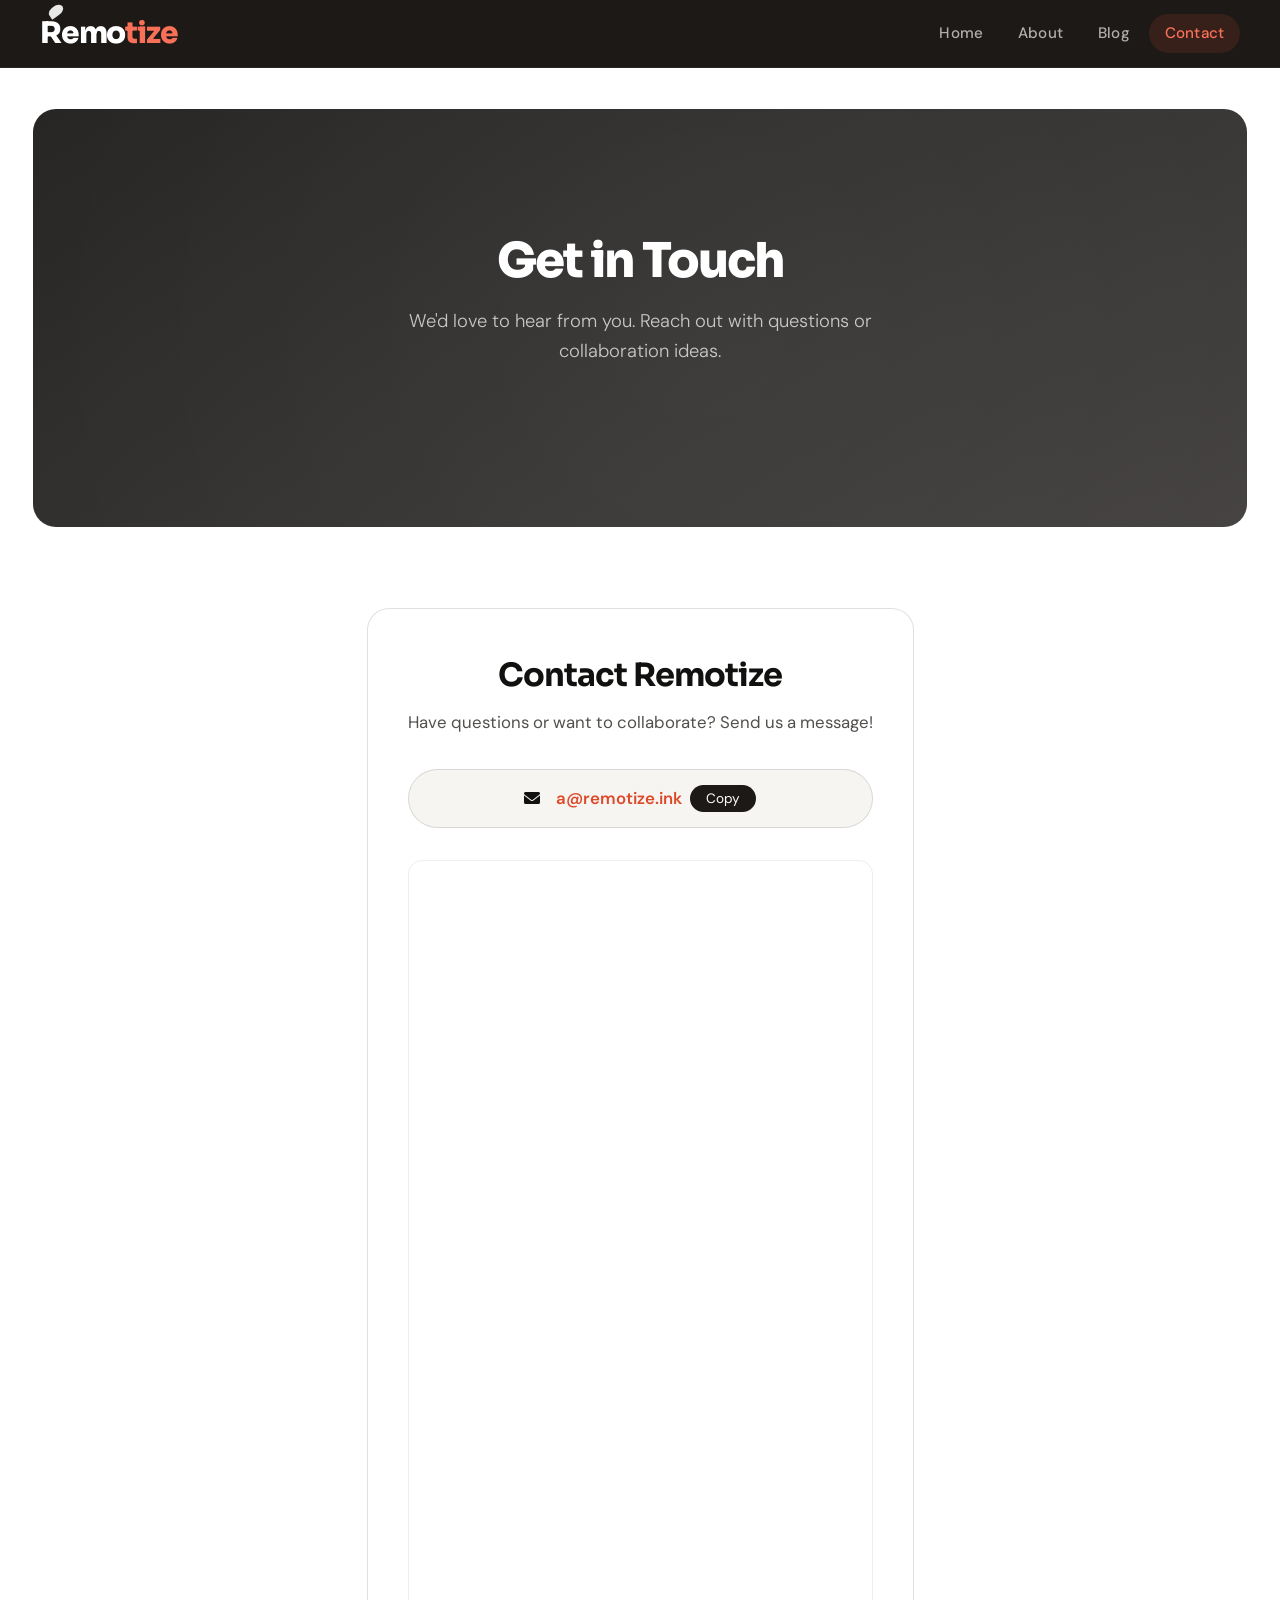
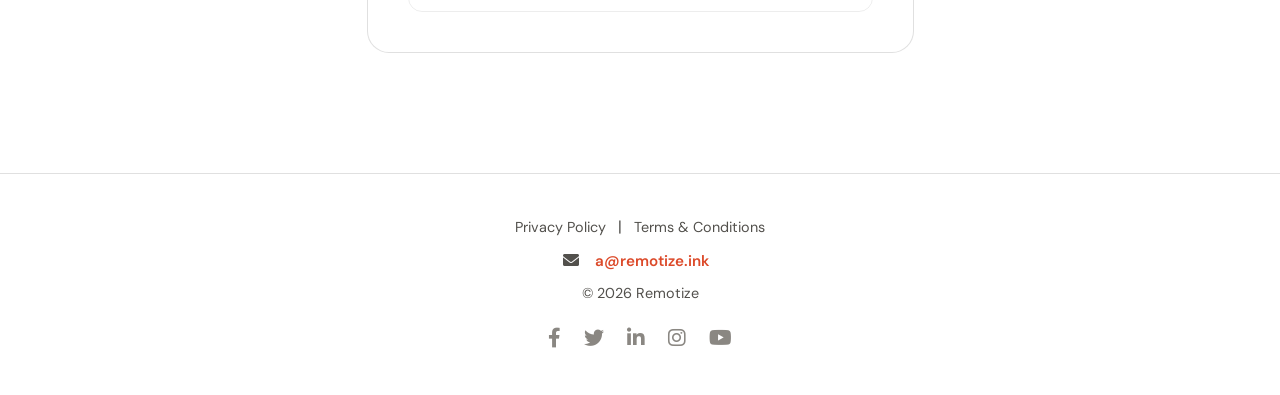
<file: contact.html>
<!DOCTYPE html>
<html lang="en">
<head>
    <meta charset="UTF-8">
    <title>Contact | Remotize – Build Remote Skills. Earn Global Income.</title>
    <meta name="viewport" content="width=device-width, initial-scale=1.0">
    <meta name="description" content="Contact Remotize Team: Build Remote Skills and Freelancing">
    <link rel="icon" href="leaf.ico" type="image/x-icon">

    <!-- Google Fonts - Inter -->
    <link rel="preconnect" href="https://fonts.googleapis.com">
    <link rel="preconnect" href="https://fonts.gstatic.com" crossorigin>
    <link href="https://fonts.googleapis.com/css2?family=Inter:opsz,wght@14..32,400;14..32,500;14..32,600;14..32,700&display=swap" rel="stylesheet">

    <!-- Font Awesome for icons -->
    <link rel="stylesheet" href="https://cdnjs.cloudflare.com/ajax/libs/font-awesome/6.0.0-beta3/css/all.min.css">
    <link rel="stylesheet" href="style.css">

    <!-- Google tag (gtag.js) -->
    <script async src="https://www.googletagmanager.com/gtag/js?id=G-ZQCVPJR8CD"></script>
    <script>
      window.dataLayer = window.dataLayer || [];
      function gtag(){dataLayer.push(arguments);}
      gtag('js', new Date());
      gtag('config', 'G-ZQCVPJR8CD');
    </script>

    <!-- AdSense -->
  
    <script async src="https://pagead2.googlesyndication.com/pagead/js/adsbygoogle.js?client=ca-pub-1866481182617555"
     crossorigin="anonymous"></script>

</head>
<body>
<!-- Impact-Site-Verification: ee6a4f40-7fd9-459d-9b8b-b30f73a75069 -->
<!-- Modern Sticky Header with Custom Logo -->
<header>
  <div class="logo">
  <h1 class="logo-text">
    <span class="leaf">R</span>emo<span class="red">tize</span>
  </h1>
</div>
  <nav>
    <a href="index.html">Home</a>
    <a href="about.html">About</a>
    <a href="blog.html">Blog</a>
    <a href="contact.html" aria-current="page">Contact</a>
  </nav>
</header>

<main>
    <!-- Hero Section with motion slideshow -->
    <section class="hero" aria-labelledby="hero-heading">
        <div class="hero-slideshow" id="heroSlideshow">
            <div class="slide" style="background-image: url('https://images.unsplash.com/photo-1522071820081-009f0129c71c?w=1200&h=600&fit=crop');"></div>
            <div class="slide" style="background-image: url('https://images.unsplash.com/photo-1499750310107-5fef28a66643?w=1200&h=600&fit=crop');"></div>
            <div class="slide" style="background-image: url('https://images.unsplash.com/photo-1551288049-bebda4e38f71?w=1200&h=600&fit=crop');"></div>
            <div class="slide" style="background-image: url('https://images.unsplash.com/photo-1526304640581-d334cdbbf45e?w=1200&h=600&fit=crop');"></div>
        </div>
        <div class="hero-overlay"></div>
        <div class="hero-pulse"></div>
        <div class="hero-content">
            <h1 id="hero-heading">Get in Touch</h1>
            <p>We'd love to hear from you. Reach out with questions or collaboration ideas.</p>
        </div>
    </section>

    <!-- Contact Form Section with Google Form and Email -->
    <section class="contact-section">
        <h2>Contact Remotize</h2>
        <p>Have questions or want to collaborate? Send us a message!</p>

        <!-- Direct email display with copy button -->
        <div class="email-info">
            <i class="fas fa-envelope" style="color: var(--primary-green); margin-right: 0.5rem;"></i>
            <a href="mailto:a@remotize.ink">a@remotize.ink</a>
            <button class="copy-btn" onclick="copyEmail()">Copy</button>
        </div>

        <div class="form-container">
            <iframe src="https://docs.google.com/forms/d/e/1FAIpQLScisvBy8bUF_jCFi6lbnnXgG92hmoc7sqEDlwAr9ijnz1Y9ww/viewform?embedded=true" width="100%" height="800" frameborder="0" marginheight="0" marginwidth="0">Loading…</iframe>
        </div>
    </section>

    <!-- AdSense -->
    <ins class="adsbygoogle"
         style="display:block"
         data-ad-client="ca-pub-1866481182617555"
         data-ad-slot="2551943732"
         data-ad-format="auto"
         data-full-width-responsive="true"></ins>
    <script>
         (adsbygoogle = window.adsbygoogle || []).push({});
    </script>
</main>

<!-- Footer with social links and email -->
<footer>
    <a href="privacy.html">Privacy Policy</a> |
    <a href="terms.html">Terms & Conditions</a>
    <div class="footer-email">
        <i class="fas fa-envelope" style="margin-right: 0.3rem;"></i>
        <a href="mailto:a@remotize.ink">a@remotize.ink</a>
    </div>
    <p>&copy; 2026 Remotize</p>
    <div class="social-links">
        <a href="#" target="_blank" aria-label="Facebook"><i class="fab fa-facebook-f"></i></a>
        <a href="#" target="_blank" aria-label="Twitter"><i class="fab fa-twitter"></i></a>
        <a href="#" target="_blank" aria-label="LinkedIn"><i class="fab fa-linkedin-in"></i></a>
        <a href="#" target="_blank" aria-label="Instagram"><i class="fab fa-instagram"></i></a>
        <a href="#" target="_blank" aria-label="YouTube"><i class="fab fa-youtube"></i></a>
    </div>
</footer>

<!-- Slideshow script -->
<script>
(function() {
    const slides = document.querySelectorAll('.hero-slideshow .slide');
    if (slides.length) {
        let currentSlide = 0;
        slides[currentSlide].classList.add('active');
        setInterval(() => {
            slides[currentSlide].classList.remove('active');
            currentSlide = (currentSlide + 1) % slides.length;
            slides[currentSlide].classList.add('active');
        }, 5000);
    }
})();

// Copy email to clipboard
function copyEmail() {
    const email = "a@remotize.ink";
    navigator.clipboard.writeText(email).then(() => {
        alert("Email copied to clipboard!");
    }).catch(err => {
        console.error("Failed to copy: ", err);
    });
}
</script>

</body>
</html>
</file>
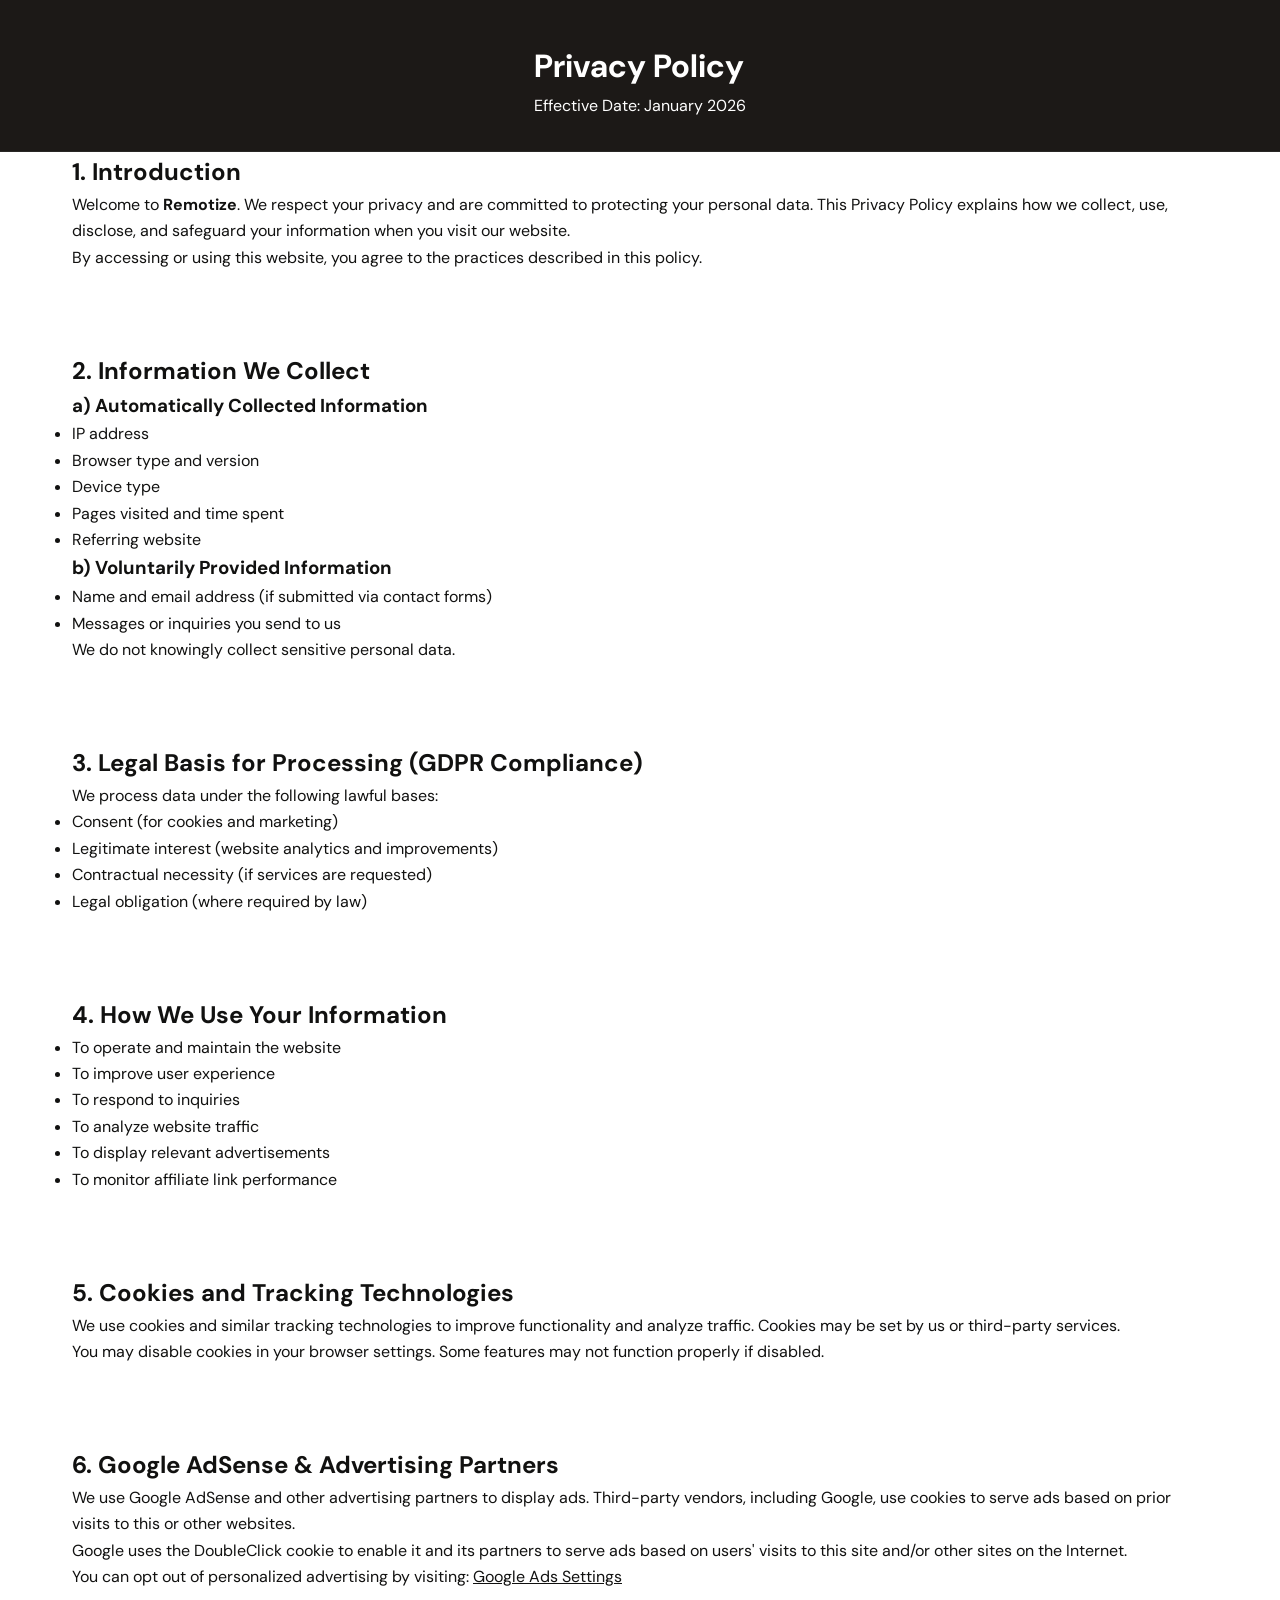
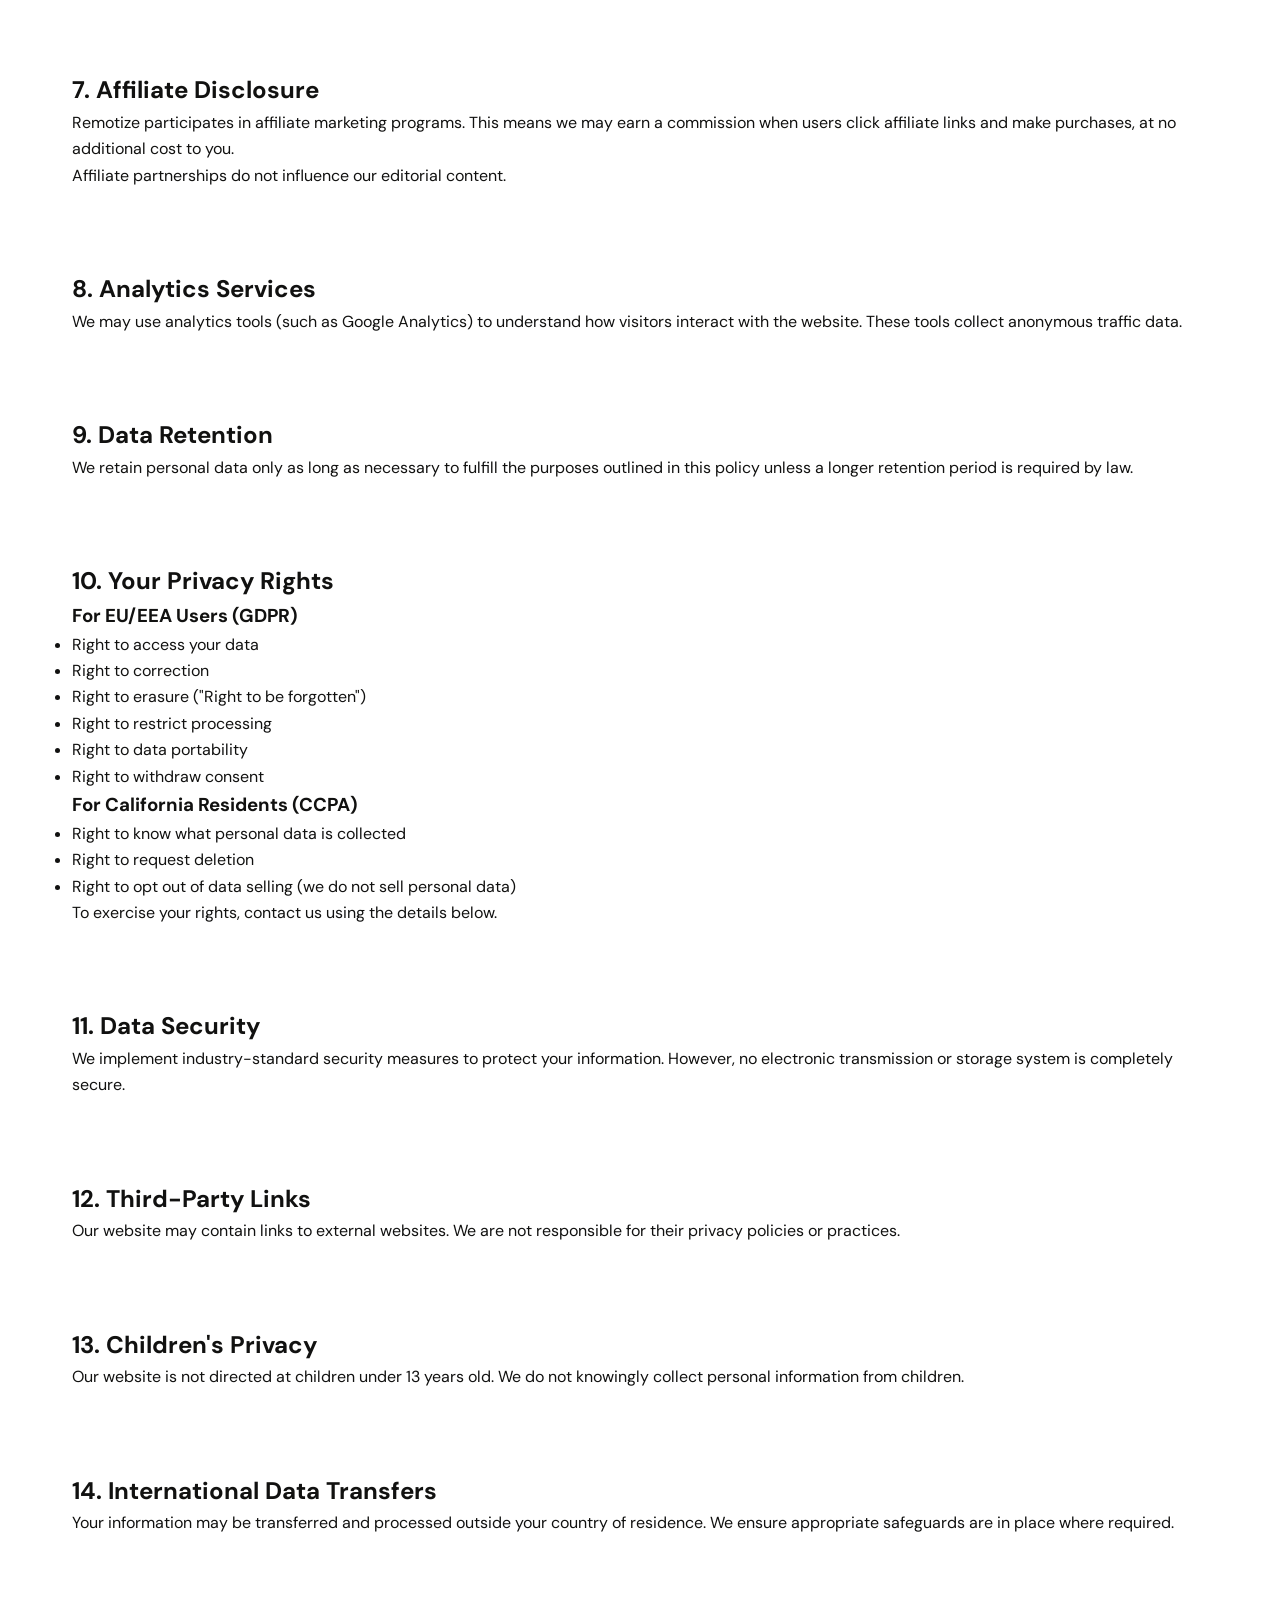
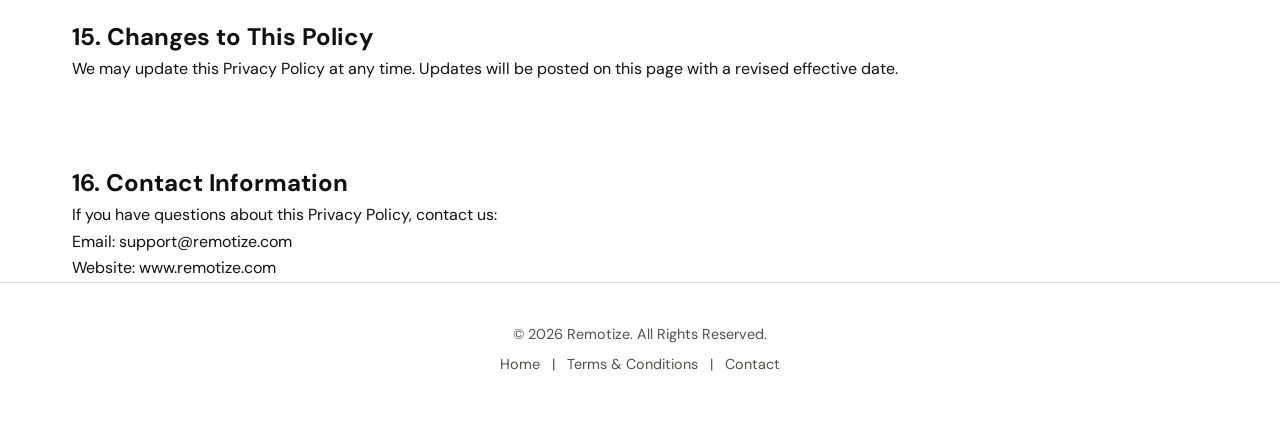
<file: privacy.html>
<!DOCTYPE html>
<html lang="en">
<head>
    <meta charset="UTF-8">
    <title>Privacy Policy | Remotize</title>
    <meta name="viewport" content="width=device-width, initial-scale=1.0">
    <meta name="description" content="Remotize Privacy Policy – Learn how we collect, use, protect, and manage your data in compliance with international privacy standards.">
    <meta name="robots" content="index, follow">
    <link rel="stylesheet" href="style.css">

    <!-- Google AdSense -->
    <script async 
        src="https://pagead2.googlesyndication.com/pagead/js/adsbygoogle.js?client=ca-pub-1866481182617555"
        crossorigin="anonymous">
    </script>
</head>

<body>

<header class="page-header">
    <div class="container">
        <h1>Privacy Policy</h1>
        <p class="subtitle">Effective Date: January 2026</p>
    </div>
</header>

<main class="container content">

<section>
<h2>1. Introduction</h2>
<p>
Welcome to <strong>Remotize</strong>. We respect your privacy and are committed to protecting 
your personal data. This Privacy Policy explains how we collect, use, disclose, 
and safeguard your information when you visit our website.
</p>
<p>
By accessing or using this website, you agree to the practices described in this policy.
</p>
</section>

<section>
<h2>2. Information We Collect</h2>

<h3>a) Automatically Collected Information</h3>
<ul>
<li>IP address</li>
<li>Browser type and version</li>
<li>Device type</li>
<li>Pages visited and time spent</li>
<li>Referring website</li>
</ul>

<h3>b) Voluntarily Provided Information</h3>
<ul>
<li>Name and email address (if submitted via contact forms)</li>
<li>Messages or inquiries you send to us</li>
</ul>

<p>We do not knowingly collect sensitive personal data.</p>
</section>

<section>
<h2>3. Legal Basis for Processing (GDPR Compliance)</h2>
<p>We process data under the following lawful bases:</p>
<ul>
<li>Consent (for cookies and marketing)</li>
<li>Legitimate interest (website analytics and improvements)</li>
<li>Contractual necessity (if services are requested)</li>
<li>Legal obligation (where required by law)</li>
</ul>
</section>

<section>
<h2>4. How We Use Your Information</h2>
<ul>
<li>To operate and maintain the website</li>
<li>To improve user experience</li>
<li>To respond to inquiries</li>
<li>To analyze website traffic</li>
<li>To display relevant advertisements</li>
<li>To monitor affiliate link performance</li>
</ul>
</section>

<section>
<h2>5. Cookies and Tracking Technologies</h2>
<p>
We use cookies and similar tracking technologies to improve functionality and 
analyze traffic. Cookies may be set by us or third-party services.
</p>
<p>
You may disable cookies in your browser settings. Some features may not function properly if disabled.
</p>
</section>

<section>
<h2>6. Google AdSense & Advertising Partners</h2>
<p>
We use Google AdSense and other advertising partners to display ads. 
Third-party vendors, including Google, use cookies to serve ads based 
on prior visits to this or other websites.
</p>
<p>
Google uses the DoubleClick cookie to enable it and its partners to serve ads 
based on users' visits to this site and/or other sites on the Internet.
</p>
<p>
You can opt out of personalized advertising by visiting:
<a href="https://adssettings.google.com" target="_blank">Google Ads Settings</a>
</p>
</section>

<section>
<h2>7. Affiliate Disclosure</h2>
<p>
Remotize participates in affiliate marketing programs. This means we may earn 
a commission when users click affiliate links and make purchases, at no additional cost to you.
</p>
<p>
Affiliate partnerships do not influence our editorial content.
</p>
</section>

<section>
<h2>8. Analytics Services</h2>
<p>
We may use analytics tools (such as Google Analytics) to understand how visitors 
interact with the website. These tools collect anonymous traffic data.
</p>
</section>

<section>
<h2>9. Data Retention</h2>
<p>
We retain personal data only as long as necessary to fulfill the purposes outlined 
in this policy unless a longer retention period is required by law.
</p>
</section>

<section>
<h2>10. Your Privacy Rights</h2>

<h3>For EU/EEA Users (GDPR)</h3>
<ul>
<li>Right to access your data</li>
<li>Right to correction</li>
<li>Right to erasure ("Right to be forgotten")</li>
<li>Right to restrict processing</li>
<li>Right to data portability</li>
<li>Right to withdraw consent</li>
</ul>

<h3>For California Residents (CCPA)</h3>
<ul>
<li>Right to know what personal data is collected</li>
<li>Right to request deletion</li>
<li>Right to opt out of data selling (we do not sell personal data)</li>
</ul>

To exercise your rights, contact us using the details below.
</section>

<section>
<h2>11. Data Security</h2>
<p>
We implement industry-standard security measures to protect your information. 
However, no electronic transmission or storage system is completely secure.
</p>
</section>

<section>
<h2>12. Third-Party Links</h2>
<p>
Our website may contain links to external websites. We are not responsible 
for their privacy policies or practices.
</p>
</section>

<section>
<h2>13. Children's Privacy</h2>
<p>
Our website is not directed at children under 13 years old. We do not knowingly 
collect personal information from children.
</p>
</section>

<section>
<h2>14. International Data Transfers</h2>
<p>
Your information may be transferred and processed outside your country of residence. 
We ensure appropriate safeguards are in place where required.
</p>
</section>

<section>
<h2>15. Changes to This Policy</h2>
<p>
We may update this Privacy Policy at any time. Updates will be posted on this page 
with a revised effective date.
</p>
</section>

<section>
<h2>16. Contact Information</h2>
<p>
If you have questions about this Privacy Policy, contact us:
</p>
<p>
Email: support@remotize.com <br>
Website: www.remotize.com
</p>
</section>

</main>

<footer>
<div class="container">
<p>&copy; 2026 Remotize. All Rights Reserved.</p>
<p>
<a href="index.html">Home</a> |
<a href="terms.html">Terms & Conditions</a> |
<a href="contact.html">Contact</a>
</p>
</div>
</footer>

</body>
</html>
</file>
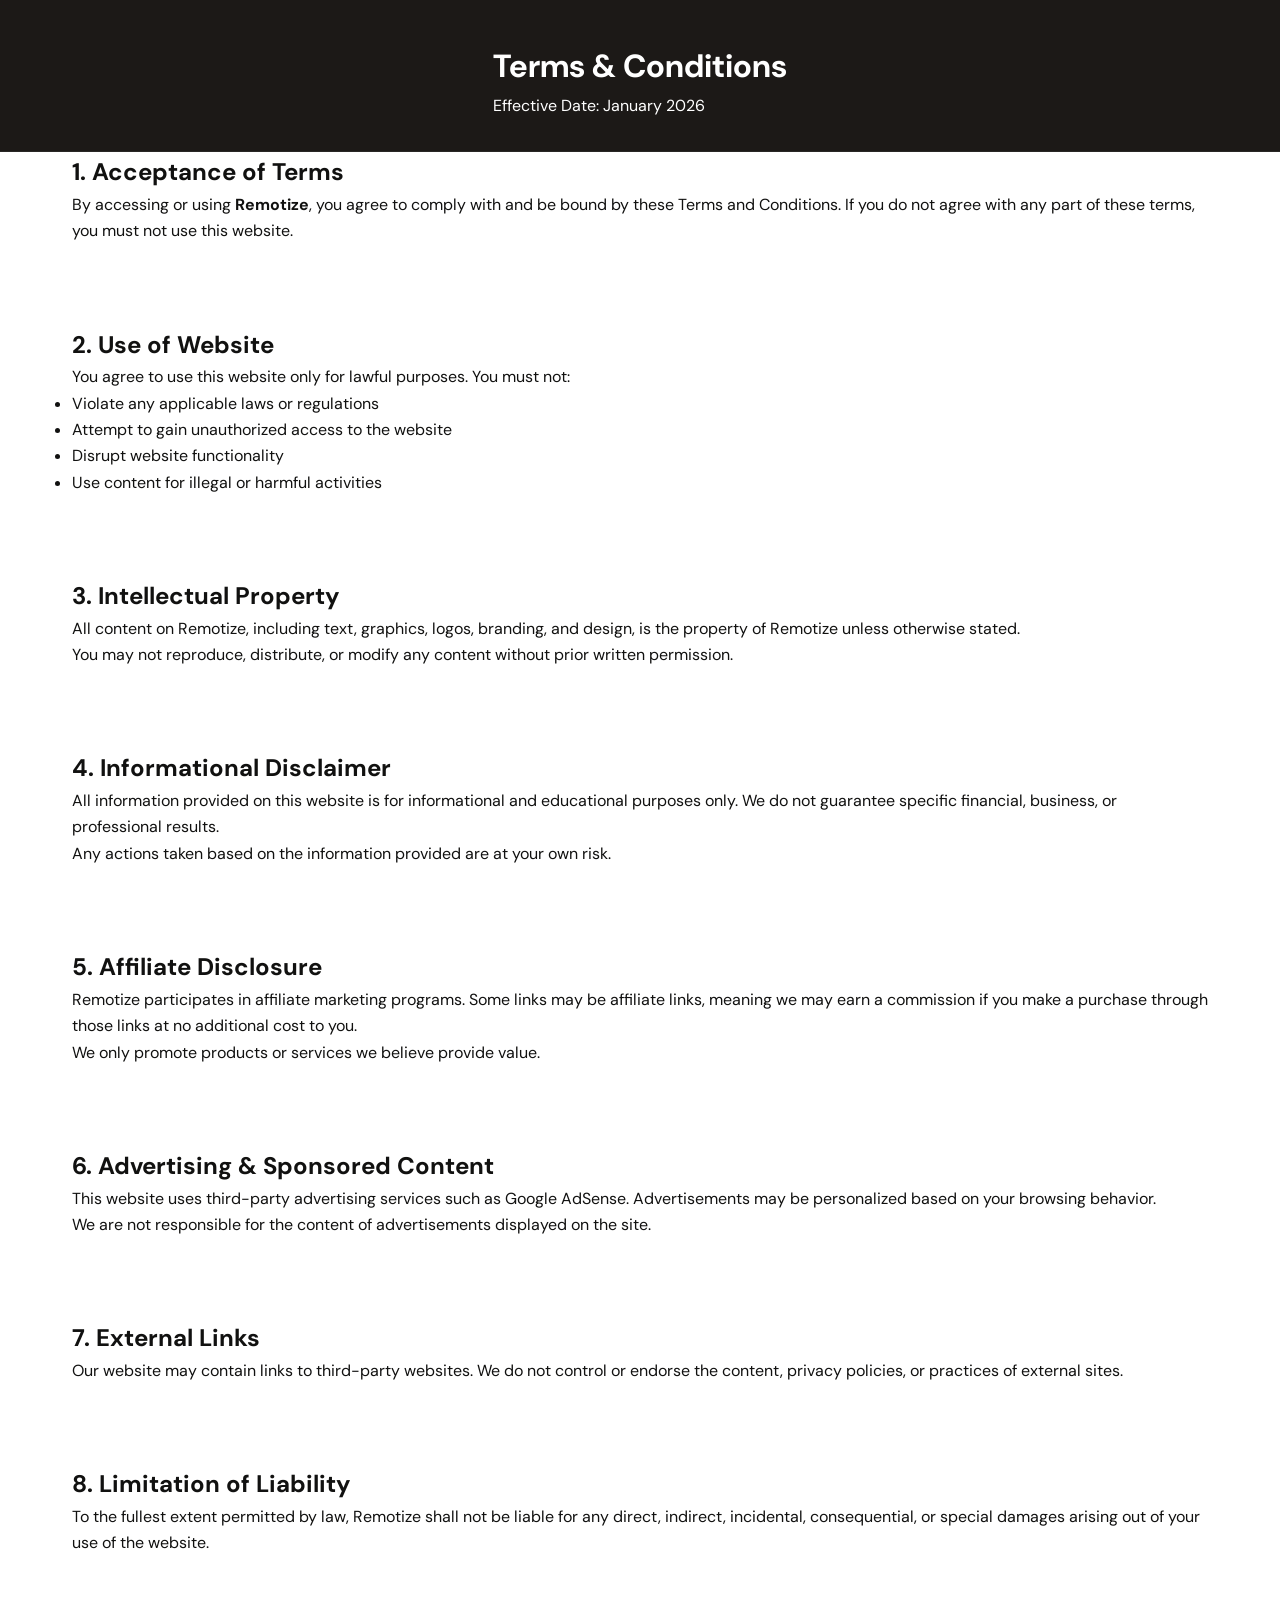
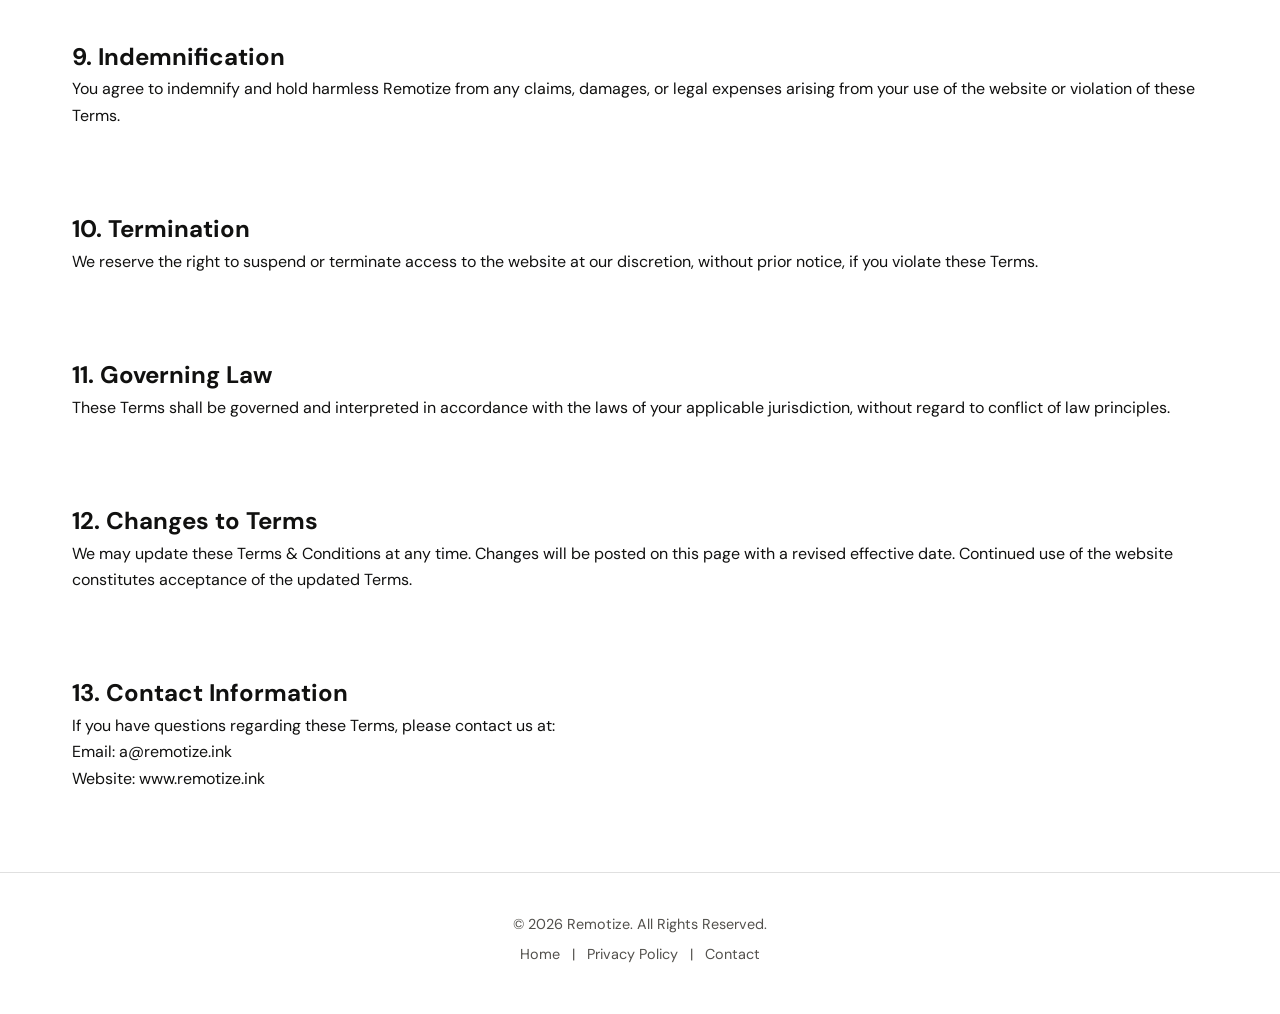
<file: terms.html>
<!DOCTYPE html>
<html lang="en">
<head>
    <meta charset="UTF-8">
    <title>Terms & Conditions | Remotize</title>
    <meta name="viewport" content="width=device-width, initial-scale=1.0">
    <meta name="description" content="Terms and Conditions for Remotize. Understand your rights and responsibilities when using our website.">
    <meta name="robots" content="index, follow">
    <link rel="stylesheet" href="style.css">

    <!-- Google AdSense (Load Once Only) -->
    <script async 
        src="https://pagead2.googlesyndication.com/pagead/js/adsbygoogle.js?client=ca-pub-1866481182617555"
        crossorigin="anonymous">
    </script>
</head>

<body>

<header class="page-header">
    <div class="container">
        <h1>Terms & Conditions</h1>
        <p class="subtitle">Effective Date: January 2026</p>
    </div>
</header>

<main class="container content">

<section>
<h2>1. Acceptance of Terms</h2>
<p>
By accessing or using <strong>Remotize</strong>, you agree to comply with and be bound by 
these Terms and Conditions. If you do not agree with any part of these terms, 
you must not use this website.
</p>
</section>

<section>
<h2>2. Use of Website</h2>
<p>
You agree to use this website only for lawful purposes. You must not:
</p>
<ul>
<li>Violate any applicable laws or regulations</li>
<li>Attempt to gain unauthorized access to the website</li>
<li>Disrupt website functionality</li>
<li>Use content for illegal or harmful activities</li>
</ul>
</section>

<section>
<h2>3. Intellectual Property</h2>
<p>
All content on Remotize, including text, graphics, logos, branding, and design, 
is the property of Remotize unless otherwise stated.
</p>
<p>
You may not reproduce, distribute, or modify any content without prior written permission.
</p>
</section>

<section>
<h2>4. Informational Disclaimer</h2>
<p>
All information provided on this website is for informational and educational 
purposes only. We do not guarantee specific financial, business, or professional results.
</p>
<p>
Any actions taken based on the information provided are at your own risk.
</p>
</section>

<section>
<h2>5. Affiliate Disclosure</h2>
<p>
Remotize participates in affiliate marketing programs. Some links may be affiliate links, 
meaning we may earn a commission if you make a purchase through those links at no additional cost to you.
</p>
<p>
We only promote products or services we believe provide value.
</p>
</section>

<section>
<h2>6. Advertising & Sponsored Content</h2>
<p>
This website uses third-party advertising services such as Google AdSense. 
Advertisements may be personalized based on your browsing behavior.
</p>
<p>
We are not responsible for the content of advertisements displayed on the site.
</p>
</section>

<section>
<h2>7. External Links</h2>
<p>
Our website may contain links to third-party websites. We do not control or 
endorse the content, privacy policies, or practices of external sites.
</p>
</section>

<section>
<h2>8. Limitation of Liability</h2>
<p>
To the fullest extent permitted by law, Remotize shall not be liable for any 
direct, indirect, incidental, consequential, or special damages arising out of 
your use of the website.
</p>
</section>

<section>
<h2>9. Indemnification</h2>
<p>
You agree to indemnify and hold harmless Remotize from any claims, damages, 
or legal expenses arising from your use of the website or violation of these Terms.
</p>
</section>

<section>
<h2>10. Termination</h2>
<p>
We reserve the right to suspend or terminate access to the website at our discretion, 
without prior notice, if you violate these Terms.
</p>
</section>

<section>
<h2>11. Governing Law</h2>
<p>
These Terms shall be governed and interpreted in accordance with the laws of 
your applicable jurisdiction, without regard to conflict of law principles.
</p>
</section>

<section>
<h2>12. Changes to Terms</h2>
<p>
We may update these Terms & Conditions at any time. Changes will be posted on this page 
with a revised effective date. Continued use of the website constitutes acceptance of the updated Terms.
</p>
</section>

<section>
<h2>13. Contact Information</h2>
<p>
If you have questions regarding these Terms, please contact us at:
</p>
<p>
Email: a@remotize.ink <br>
Website: www.remotize.ink
</p>
</section>

</main>

<!-- Ad Placement (Optional – Place Between Sections if Needed) -->
<div class="container" style="margin: 40px auto;">
    <ins class="adsbygoogle"
         style="display:block"
         data-ad-client="ca-pub-1866481182617555"
         data-ad-slot="2551943732"
         data-ad-format="auto"
         data-full-width-responsive="true"></ins>
    <script>
         (adsbygoogle = window.adsbygoogle || []).push({});
    </script>
</div>

<footer>
<div class="container">
<p>&copy; 2026 Remotize. All Rights Reserved.</p>
<p>
<a href="index.html">Home</a> |
<a href="privacy.html">Privacy Policy</a> |
<a href="contact.html">Contact</a>
</p>
</div>
</footer>

</body>
</html>
</file>
<file: style.css>
/* ===== unified-style.css – Remotize Global Styles ===== */
/* Shared by: index, about, blog, contact, privacy, terms  */

/* ----- Google Fonts ----- */
@import url('https://fonts.googleapis.com/css2?family=Sora:wght@300;400;500;600;700;800&family=DM+Sans:ital,opsz,wght@0,9..40,300;0,9..40,400;0,9..40,500;1,9..40,400&display=swap');

/* ===== CSS VARIABLES ===== */
:root {
    /* Palette – Slate & Ember */
    --primary-dark:    #1c1917;
    --primary-darker:  #0f0e0c;
    --primary-accent:  #dc4a2a;
    --accent-hover:    #b83a1f;
    --accent-muted:    #f97058;

    /* Text */
    --text-dark:       #111110;
    --text-soft:       #52504c;
    --text-muted:      #8a8782;

    /* Backgrounds */
    --bg-light:        #ffffff;
    --bg-off:          #f7f5f2;
    --card-bg:         #ffffff;

    /* Borders */
    --border-light:    rgba(0, 0, 0, 0.07);
    --border-mid:      rgba(0, 0, 0, 0.12);

    /* Shape & Motion */
    --radius-card: 18px;
    --radius-btn:  40px;
    --transition:  0.22s cubic-bezier(0.4, 0, 0.2, 1);

    /* Typography */
    --font-display: 'Sora', sans-serif;
    --font-body:    'DM Sans', sans-serif;
}

/* ===== RESET ===== */
*, *::before, *::after {
    margin: 0;
    padding: 0;
    box-sizing: border-box;
}

/* ===== BASE ===== */
html { scroll-behavior: smooth; }

body {
    font-family: var(--font-body);
    background: var(--bg-light);
    color: var(--text-dark);
    line-height: 1.65;
    display: flex;
    flex-direction: column;
    min-height: 100vh;
    -webkit-font-smoothing: antialiased;
    -moz-osx-font-smoothing: grayscale;
}

img { max-width: 100%; display: block; }
a  { color: inherit; }

/* ===== HEADER ===== */
header {
    position: sticky;
    top: 0;
    z-index: 100;
    background: var(--primary-dark);
    color: white;
    padding: 0.85rem 2.5rem;
    display: flex;
    align-items: center;
    justify-content: space-between;
    flex-wrap: wrap;
    gap: 1rem;
    border-bottom: 1px solid rgba(255,255,255,0.06);
}

/* Legal pages: static header (not sticky, centred) */
header.page-header {
    position: static;
    flex-direction: column;
    align-items: flex-start;
    padding: 2.5rem 2.5rem 2rem;
    gap: 0.4rem;
}

header.page-header .page-header-inner {
    display: flex;
    align-items: center;
    justify-content: space-between;
    width: 100%;
    flex-wrap: wrap;
    gap: 1rem;
}

/* ===== LOGO ===== */
.logo { display: flex; align-items: center; }

.logo-text {
    font-family: var(--font-display);
    font-size: 1.85rem;
    font-weight: 800;
    letter-spacing: -0.04em;
    color: #ffffff;
    margin: 0;
    line-height: 1;
    position: relative;
}

.logo-text .red { color: var(--accent-muted); }

.logo-text .leaf {
    position: relative;
    display: inline-block;
}

.logo-text .leaf::before {
    content: "";
    position: absolute;
    top: -13px;
    left: 8px;
    width: 16px;
    height: 10px;
    background: rgba(255,255,255,0.9);
    border-radius: 50% 50% 50% 0;
    transform: rotate(-35deg);
}

/* ===== NAV ===== */
nav {
    display: flex;
    gap: 0.2rem;
    flex-wrap: wrap;
    align-items: center;
}

nav a {
    color: rgba(255,255,255,0.65);
    text-decoration: none;
    font-weight: 500;
    font-size: 0.95rem;
    padding: 0.45rem 1rem;
    border-radius: 30px;
    transition: color var(--transition), background var(--transition);
    letter-spacing: 0.01em;
}

nav a:hover, nav a:focus {
    color: white;
    background: rgba(255,255,255,0.08);
    outline: none;
}

nav a.active, nav a[aria-current="page"] {
    color: var(--accent-muted);
    background: rgba(220,74,42,0.14);
}

/* ===== MAIN ===== */
main {
    flex: 1;
    max-width: 1380px;
    margin: 2.5rem auto;
    padding: 0 2rem;
    width: 100%;
    display: flex;
    flex-direction: column;
    gap: 5rem;
}

/* ===== SECTION HEADINGS ===== */
.section-heading,
h2.auto-heading {
    font-family: var(--font-display);
    font-size: 2.1rem;
    font-weight: 700;
    text-align: center;
    margin-bottom: 2.5rem;
    letter-spacing: -0.03em;
    color: var(--text-dark);
}

.section-heading::after,
h2.auto-heading::after {
    content: '';
    display: block;
    width: 32px;
    height: 3px;
    background: var(--primary-accent);
    border-radius: 2px;
    margin: 0.6rem auto 0;
}

/* ===== HERO ===== */
.hero {
    position: relative;
    color: white;
    text-align: center;
    padding: 5rem 2rem;
    border-radius: 24px;
    overflow: hidden;
    min-height: 420px;
    display: flex;
    align-items: center;
    justify-content: center;
    border: 1px solid rgba(255,255,255,0.04);
}

.hero-slideshow {
    position: absolute;
    inset: 0;
    z-index: 1;
}

.hero-slideshow .slide {
    position: absolute;
    inset: 0;
    background-size: cover;
    background-position: center;
    opacity: 0;
    transition: opacity 1.5s ease-in-out;
}

.hero-slideshow .slide.active { opacity: 1; }

.hero-overlay {
    position: absolute;
    inset: 0;
    background: linear-gradient(
        150deg,
        rgba(15, 14, 12, 0.90) 0%,
        rgba(28, 25, 23, 0.82) 100%
    );
    z-index: 2;
}

.hero-pulse {
    position: absolute;
    top: -20%; left: -20%;
    width: 150%; height: 150%;
    background: radial-gradient(circle, rgba(255,255,255,0.03) 0%, transparent 70%);
    animation: pulse 10s ease-in-out infinite;
    z-index: 3;
    pointer-events: none;
}

@keyframes pulse {
    0%, 100% { opacity: 0.3; transform: scale(1); }
    50%       { opacity: 0.7; transform: scale(1.03); }
}

.hero-content {
    position: relative;
    z-index: 4;
    max-width: 780px;
}

.hero h1, .hero h2 {
    font-family: var(--font-display);
    font-size: 3rem;
    font-weight: 800;
    letter-spacing: -0.04em;
    margin-bottom: 1.1rem;
    color: #ffffff;
    -webkit-text-fill-color: #ffffff;
    line-height: 1.15;
}

.hero p {
    font-size: 1.15rem;
    color: rgba(255,255,255,0.72);
    margin-bottom: 2.25rem;
    font-weight: 300;
    max-width: 560px;
    margin-left: auto;
    margin-right: auto;
}

/* ===== BUTTONS ===== */
.btn {
    display: inline-block;
    background: var(--primary-accent);
    color: white;
    font-family: var(--font-display);
    font-weight: 600;
    font-size: 0.95rem;
    letter-spacing: 0.01em;
    padding: 0.85rem 2rem;
    border-radius: var(--radius-btn);
    text-decoration: none;
    transition: background var(--transition), transform var(--transition);
    border: none;
    cursor: pointer;
    line-height: 1.4;
}

.btn:hover  { background: var(--accent-hover); transform: translateY(-2px); }
.btn:active { transform: translateY(1px); }

.btn-outline {
    display: inline-block;
    background: transparent;
    color: var(--primary-accent);
    font-family: var(--font-display);
    font-weight: 600;
    font-size: 0.95rem;
    padding: 0.82rem 2rem;
    border-radius: var(--radius-btn);
    text-decoration: none;
    border: 1.5px solid var(--primary-accent);
    transition: background var(--transition), color var(--transition), transform var(--transition);
    cursor: pointer;
    line-height: 1.4;
}

.btn-outline:hover {
    background: var(--primary-accent);
    color: white;
    transform: translateY(-2px);
}

.btn-small {
    display: inline-block;
    background: var(--primary-accent);
    color: white;
    font-weight: 600;
    font-size: 0.88rem;
    padding: 0.55rem 1.25rem;
    border-radius: 30px;
    text-decoration: none;
    transition: background var(--transition), transform var(--transition);
    border: none;
    cursor: pointer;
    line-height: 1.4;
}

.btn-small:hover  { background: var(--accent-hover); transform: translateY(-2px); }

/* ===== STATS ===== */
.stats {
    display: flex;
    flex-wrap: wrap;
    justify-content: center;
    gap: 1.25rem;
    margin: 2rem 0;
}

/* Stats inside hero / dark section */
.stat-item {
    text-align: center;
    min-width: 140px;
    padding: 1.25rem 1.5rem;
    background: rgba(255,255,255,0.10);
    border-radius: 14px;
    border: 1px solid rgba(255,255,255,0.12);
    transition: transform var(--transition);
}

.stat-item:hover { transform: translateY(-4px); }

.stat-number {
    font-family: var(--font-display);
    font-size: 2.6rem;
    font-weight: 800;
    color: white;
    line-height: 1.1;
    letter-spacing: -0.04em;
}

.stat-label {
    font-size: 0.82rem;
    color: rgba(255,255,255,0.6);
    text-transform: uppercase;
    letter-spacing: 0.08em;
    margin-top: 0.25rem;
}

/* Stats on light background */
.stats-light .stat-item {
    background: var(--bg-off);
    border: 1px solid var(--border-mid);
}

.stats-light .stat-number { color: var(--primary-accent); }
.stats-light .stat-label  { color: var(--text-soft); }

/* ===== FEATURES / CARDS ===== */
.features, .cards {
    display: flex;
    justify-content: center;
    gap: 1.25rem;
    flex-wrap: wrap;
}

.feature, .card {
    flex: 1 1 250px;
    max-width: 340px;
    background: var(--card-bg);
    padding: 2rem 1.75rem;
    border-radius: var(--radius-card);
    transition: transform var(--transition), border-color var(--transition);
    text-align: center;
    border: 1px solid var(--border-mid);
}

.feature:hover, .card:hover {
    transform: translateY(-5px);
    border-color: var(--primary-accent);
}

.feature i, .card i {
    font-size: 2.2rem;
    color: var(--primary-accent);
    margin-bottom: 1rem;
    display: block;
}

.feature img, .card img {
    width: 110px;
    height: 110px;
    object-fit: cover;
    border-radius: 50%;
    margin: 0 auto 1rem;
    border: 2px solid var(--border-mid);
}

.feature h3, .card h3,
.feature h4, .card h4 {
    font-family: var(--font-display);
    margin-bottom: 0.75rem;
    font-size: 1.2rem;
    font-weight: 700;
    letter-spacing: -0.02em;
    color: var(--text-dark);
}

.feature p, .card p {
    color: var(--text-soft);
    font-size: 0.95rem;
    line-height: 1.7;
}

/* Testimonial inside .card */
.card blockquote {
    font-style: italic;
    color: var(--text-dark);
    line-height: 1.7;
    font-size: 0.97rem;
    margin-bottom: 1rem;
    position: relative;
    padding-top: 1rem;
}

.card blockquote::before {
    content: '"';
    font-family: var(--font-display);
    font-size: 3.5rem;
    font-style: normal;
    font-weight: 800;
    color: var(--primary-accent);
    opacity: 0.12;
    position: absolute;
    left: -0.25rem;
    top: -0.5rem;
    line-height: 1;
}

.card figcaption {
    font-weight: 700;
    font-size: 0.9rem;
    color: var(--text-soft);
}

/* ===== FEATURED BLOG POSTS ===== */
.featured-posts {
    display: grid;
    grid-template-columns: repeat(auto-fit, minmax(280px, 1fr));
    gap: 1.5rem;
    margin-top: 2rem;
}

.post-card {
    background: var(--card-bg);
    border-radius: var(--radius-card);
    overflow: hidden;
    transition: transform var(--transition), border-color var(--transition);
    display: flex;
    flex-direction: column;
    border: 1px solid var(--border-mid);
}

.post-card:hover {
    transform: translateY(-4px);
    border-color: var(--primary-accent);
}

.post-card img {
    width: 100%;
    height: 185px;
    object-fit: cover;
}

.post-card h4 {
    font-family: var(--font-display);
    font-size: 1.1rem;
    font-weight: 700;
    margin: 1rem 1.25rem 0.4rem;
    color: var(--text-dark);
    line-height: 1.35;
    letter-spacing: -0.02em;
}

.post-card p {
    font-size: 0.92rem;
    color: var(--text-soft);
    margin: 0 1.25rem 1rem;
    flex: 1;
    line-height: 1.65;
}

.post-card .btn-small {
    margin: 0 1.25rem 1.5rem;
    align-self: flex-start;
}

/* ===== FEATURED ARTICLE CARD ===== */
.featured-post { margin: 0; }

.featured-card {
    display: flex;
    flex-wrap: wrap;
    gap: 2.5rem;
    background: var(--bg-off);
    border-radius: 22px;
    padding: 2.25rem;
    align-items: center;
    border: 1px solid var(--border-mid);
}

.featured-card img {
    width: 100%;
    max-width: 420px;
    height: 280px;
    border-radius: 14px;
    object-fit: cover;
}

.featured-card > div {
    flex: 1;
    min-width: 250px;
}

.featured-card h2 {
    font-family: var(--font-display);
    font-size: 1.9rem;
    font-weight: 700;
    margin-bottom: 0.9rem;
    letter-spacing: -0.03em;
    color: var(--text-dark);
    text-align: left;
}

.featured-card h2::after { display: none; }

.featured-card h2 a {
    color: inherit;
    text-decoration: none;
}

.featured-card h2 a:hover { color: var(--primary-accent); }

.featured-card p {
    font-size: 1.05rem;
    color: var(--text-soft);
    margin-bottom: 1.5rem;
    line-height: 1.7;
}

/* ===== CATEGORIES ===== */
.categories {
    display: flex;
    flex-wrap: wrap;
    gap: 0.6rem;
    justify-content: center;
    margin: 0;
}

.categories a {
    background: var(--bg-off);
    padding: 0.5rem 1.4rem;
    border-radius: 40px;
    text-decoration: none;
    color: var(--text-dark);
    font-weight: 500;
    font-size: 0.9rem;
    transition: all var(--transition);
    border: 1px solid var(--border-mid);
}

.categories a:hover {
    background: var(--primary-accent);
    color: white;
    transform: translateY(-2px);
    border-color: transparent;
}

/* ===== BLOG LAYOUT ===== */
.content-wrapper {
    display: flex;
    gap: 3rem;
    flex-wrap: wrap;
    align-items: flex-start;
}

.blog { flex: 2; min-width: 300px; }

.blog-heading {
    font-family: var(--font-display);
    font-size: 1.9rem;
    font-weight: 700;
    margin-bottom: 1.5rem;
    color: var(--text-dark);
    letter-spacing: -0.03em;
}

.blog article {
    background: var(--card-bg);
    border-radius: var(--radius-card);
    padding: 1.75rem;
    margin-bottom: 2rem;
    transition: transform var(--transition), border-color var(--transition);
    border: 1px solid var(--border-mid);
}

.blog article:hover {
    transform: translateY(-4px);
    border-color: var(--primary-accent);
}

.blog article img.post-img {
    width: 100%;
    height: 210px;
    object-fit: cover;
    border-radius: 12px;
    margin-bottom: 1.25rem;
}

.blog article h3 {
    font-family: var(--font-display);
    font-size: 1.4rem;
    font-weight: 700;
    margin-bottom: 0.5rem;
    letter-spacing: -0.02em;
    color: var(--text-dark);
}

.blog article h3 a {
    text-decoration: none;
    color: inherit;
    transition: color var(--transition);
}

.blog article h3 a:hover { color: var(--primary-accent); }

.blog article p {
    color: var(--text-soft);
    margin-bottom: 1rem;
    line-height: 1.7;
}

.blog article ul, .blog article ol {
    margin: 0.5rem 0 1rem 1.5rem;
    color: var(--text-soft);
    line-height: 1.8;
}

.blog article li { margin-bottom: 0.3rem; }

/* ===== SIDEBAR ===== */
.sidebar { flex: 1; min-width: 250px; }

.sidebar-box {
    background: var(--bg-off);
    border-radius: var(--radius-card);
    padding: 1.75rem 1.5rem;
    margin-bottom: 1.5rem;
    border: 1px solid var(--border-mid);
}

.sidebar-box h3 {
    font-family: var(--font-display);
    font-size: 1.05rem;
    font-weight: 700;
    margin-bottom: 1rem;
    color: var(--text-dark);
    letter-spacing: -0.01em;
    text-transform: uppercase;
    letter-spacing: 0.06em;
    font-size: 0.8rem;
}

.sidebar-box p {
    color: var(--text-soft);
    margin-bottom: 1rem;
    font-size: 0.95rem;
}

.sidebar-box ul { list-style: none; }
.sidebar-box li { margin-bottom: 0.6rem; }

.sidebar-box li a {
    text-decoration: none;
    color: var(--text-soft);
    transition: color var(--transition);
    display: flex;
    align-items: center;
    gap: 0.5rem;
    font-size: 0.95rem;
    padding: 0.3rem 0;
    border-bottom: 1px solid var(--border-light);
}

.sidebar-box li:last-child a { border-bottom: none; }
.sidebar-box li a:hover { color: var(--primary-accent); }

/* ===== TOOLS GRID ===== */
.tools-grid {
    display: flex;
    flex-wrap: wrap;
    gap: 0.7rem;
    justify-content: center;
}

.tool-item {
    background: var(--bg-off);
    padding: 0.65rem 1.5rem;
    border-radius: 40px;
    font-weight: 600;
    font-size: 0.9rem;
    color: var(--text-dark);
    transition: transform var(--transition), background var(--transition), color var(--transition), border-color var(--transition);
    border: 1px solid var(--border-mid);
    cursor: default;
    letter-spacing: 0.01em;
}

.tool-item:hover {
    transform: translateY(-3px);
    background: var(--primary-accent);
    color: white;
    border-color: transparent;
}

/* ===== TESTIMONIALS ===== */
.testimonials {
    display: flex;
    gap: 1.25rem;
    flex-wrap: wrap;
    justify-content: center;
}

.testimonial-card {
    background: var(--card-bg);
    padding: 2rem 1.75rem;
    border-radius: var(--radius-card);
    flex: 1 1 270px;
    max-width: 340px;
    border: 1px solid var(--border-mid);
    transition: transform var(--transition), border-color var(--transition);
}

.testimonial-card:hover {
    transform: translateY(-4px);
    border-color: var(--primary-accent);
}

.testimonial-card blockquote {
    font-style: italic;
    margin-bottom: 1.25rem;
    color: var(--text-dark);
    position: relative;
    padding-left: 1rem;
    line-height: 1.7;
    font-size: 0.97rem;
}

.testimonial-card blockquote::before {
    content: '"';
    font-family: var(--font-display);
    font-size: 4.5rem;
    font-style: normal;
    font-weight: 800;
    color: var(--primary-accent);
    opacity: 0.12;
    position: absolute;
    left: -0.5rem;
    top: -1.4rem;
    line-height: 1;
}

.testimonial-card figcaption {
    font-weight: 700;
    color: var(--text-soft);
    font-size: 0.9rem;
}

/* ===== CTA BANNER ===== */
.cta {
    background: var(--primary-dark);
    color: white;
    text-align: center;
    padding: 5rem 2.5rem;
    border-radius: 24px;
    position: relative;
    overflow: hidden;
    border: 1px solid rgba(255,255,255,0.05);
}

.cta::before {
    content: '';
    position: absolute;
    inset: 0;
    background: radial-gradient(ellipse 70% 50% at 50% 100%, rgba(220,74,42,0.10) 0%, transparent 70%);
    pointer-events: none;
}

.cta h2 {
    font-family: var(--font-display);
    font-size: 2.4rem;
    font-weight: 800;
    margin-bottom: 0.9rem;
    letter-spacing: -0.04em;
    color: white;
    -webkit-text-fill-color: white;
    position: relative;
    text-align: center;
}

.cta h2::after { display: none; }

.cta p {
    font-size: 1.1rem;
    margin-bottom: 2rem;
    opacity: 0.7;
    position: relative;
    font-weight: 300;
    max-width: 500px;
    margin-left: auto;
    margin-right: auto;
    color: white;
}

/* ===== NEWSLETTER FORM ===== */
.newsletter-form {
    display: flex;
    flex-wrap: wrap;
    justify-content: center;
    gap: 0.75rem;
    position: relative;
    margin-top: 1.5rem;
}

.newsletter-form input[type="email"] {
    padding: 0.9rem 1.5rem;
    border-radius: 60px;
    border: 1px solid rgba(255,255,255,0.14);
    width: 300px;
    max-width: 90%;
    font-size: 1rem;
    font-family: var(--font-body);
    background: rgba(255,255,255,0.07);
    color: white;
    transition: border-color var(--transition);
}

.newsletter-form input[type="email"]::placeholder {
    color: rgba(255,255,255,0.4);
}

.newsletter-form input[type="email"]:focus {
    outline: none;
    border-color: rgba(220,74,42,0.7);
}

.newsletter-form button {
    padding: 0.9rem 2rem;
    border: none;
    border-radius: 60px;
    background: var(--primary-accent);
    color: white;
    font-weight: 700;
    font-family: var(--font-display);
    cursor: pointer;
    transition: background var(--transition), transform var(--transition);
    font-size: 0.95rem;
}

.newsletter-form button:hover {
    transform: translateY(-2px);
    background: var(--accent-hover);
}

/* ===== ABOUT – VALUES GRID ===== */
.values-grid {
    display: grid;
    grid-template-columns: repeat(auto-fit, minmax(200px, 1fr));
    gap: 1.5rem;
}

.value-item {
    text-align: center;
    padding: 2rem 1.25rem;
    border: 1px solid var(--border-mid);
    border-radius: var(--radius-card);
    transition: border-color var(--transition), transform var(--transition);
    background: var(--card-bg);
}

.value-item:hover {
    border-color: var(--primary-accent);
    transform: translateY(-4px);
}

.value-item i {
    font-size: 2.2rem;
    color: var(--primary-accent);
    margin-bottom: 1rem;
    display: block;
}

.value-item h4 {
    font-family: var(--font-display);
    font-size: 1.1rem;
    font-weight: 700;
    margin-bottom: 0.4rem;
    color: var(--text-dark);
    letter-spacing: -0.01em;
}

.value-item p {
    color: var(--text-soft);
    font-size: 0.9rem;
    line-height: 1.6;
}

/* ===== ABOUT – TIMELINE ===== */
.timeline { max-width: 780px; margin: 0 auto; }

.timeline-item {
    display: flex;
    margin-bottom: 1.75rem;
    gap: 1.25rem;
    flex-wrap: wrap;
}

.timeline-year {
    font-family: var(--font-display);
    font-weight: 800;
    font-size: 1.35rem;
    color: var(--primary-accent);
    min-width: 80px;
    letter-spacing: -0.03em;
    padding-top: 0.25rem;
}

.timeline-content {
    flex: 1;
    background: var(--bg-off);
    padding: 1.4rem 1.5rem;
    border-radius: 14px;
    border: 1px solid var(--border-mid);
    border-left: 3px solid var(--primary-accent);
}

.timeline-content h4 {
    font-family: var(--font-display);
    font-size: 1.1rem;
    font-weight: 700;
    margin-bottom: 0.4rem;
    color: var(--text-dark);
    letter-spacing: -0.01em;
}

.timeline-content p {
    color: var(--text-soft);
    font-size: 0.93rem;
    line-height: 1.65;
}

/* ===== ABOUT – TEAM ===== */
.team-cards {
    display: flex;
    flex-wrap: wrap;
    gap: 1.5rem;
    justify-content: center;
}

.team-card {
    background: var(--card-bg);
    padding: 2rem 1.5rem;
    border-radius: var(--radius-card);
    flex: 1 1 200px;
    max-width: 230px;
    text-align: center;
    transition: transform var(--transition), border-color var(--transition);
    border: 1px solid var(--border-mid);
}

.team-card:hover {
    transform: translateY(-4px);
    border-color: var(--primary-accent);
}

.team-card img {
    width: 96px;
    height: 96px;
    border-radius: 50%;
    object-fit: cover;
    margin: 0 auto 1rem;
    border: 2px solid var(--border-mid);
}

.team-card h4 {
    font-family: var(--font-display);
    font-size: 1.1rem;
    font-weight: 700;
    color: var(--text-dark);
}

.team-card .role {
    color: var(--primary-accent);
    font-weight: 600;
    font-size: 0.82rem;
    margin-bottom: 0.5rem;
    text-transform: uppercase;
    letter-spacing: 0.06em;
}

.team-card .bio {
    color: var(--text-soft);
    font-size: 0.88rem;
    line-height: 1.6;
}

/* ===== PARTNERS ===== */
.partners-grid {
    display: flex;
    flex-wrap: wrap;
    justify-content: center;
    align-items: center;
    gap: 2.5rem;
}

.partner-logo {
    display: block;
    transition: transform var(--transition), filter var(--transition);
    filter: grayscale(100%) opacity(0.5);
}

.partner-logo:hover {
    transform: scale(1.06);
    filter: grayscale(0%) opacity(1);
}

.partner-logo img {
    max-width: 120px;
    max-height: 56px;
    width: auto;
    height: auto;
    object-fit: contain;
}

/* ===== AWARDS ===== */
.awards-grid {
    display: flex;
    flex-wrap: wrap;
    justify-content: center;
    gap: 1.5rem;
}

.award-badge {
    background: var(--card-bg);
    padding: 1.75rem 1.5rem;
    border-radius: var(--radius-card);
    text-align: center;
    min-width: 190px;
    border: 1px solid var(--border-mid);
    transition: transform var(--transition), border-color var(--transition);
}

.award-badge:hover {
    transform: translateY(-4px);
    border-color: var(--primary-accent);
}

.award-badge i {
    font-size: 2.2rem;
    color: var(--primary-accent);
    margin-bottom: 0.75rem;
    display: block;
}

.award-badge h4 {
    font-family: var(--font-display);
    font-size: 1rem;
    font-weight: 700;
    margin-bottom: 0.3rem;
    color: var(--text-dark);
}

.award-badge p { color: var(--text-soft); font-size: 0.88rem; }

/* ===== PRESS ===== */
.press-grid {
    display: flex;
    flex-wrap: wrap;
    justify-content: center;
    gap: 0.75rem;
}

.press-item {
    background: var(--bg-off);
    padding: 0.6rem 1.5rem;
    border-radius: 40px;
    font-weight: 600;
    font-size: 0.9rem;
    color: var(--text-dark);
    transition: all var(--transition);
    border: 1px solid var(--border-mid);
}

.press-item:hover {
    background: var(--primary-accent);
    color: white;
    transform: translateY(-2px);
    border-color: transparent;
}

/* ===== CONTACT ===== */
.contact-section {
    background: var(--card-bg);
    border-radius: 22px;
    padding: 2.5rem;
    border: 1px solid var(--border-mid);
    max-width: 780px;
    margin: 0 auto;
}

.contact-section h2 {
    font-family: var(--font-display);
    font-size: 2rem;
    font-weight: 700;
    text-align: center;
    margin-bottom: 0.5rem;
    letter-spacing: -0.03em;
    color: var(--text-dark);
}

.contact-section h2::after { display: none; }

.contact-section > p {
    text-align: center;
    color: var(--text-soft);
    margin-bottom: 2rem;
    font-size: 1.05rem;
}

.email-info {
    display: flex;
    align-items: center;
    justify-content: center;
    flex-wrap: wrap;
    gap: 0.5rem;
    text-align: center;
    margin-bottom: 2rem;
    padding: 0.9rem 1.5rem;
    background: var(--bg-off);
    border-radius: 60px;
    border: 1px solid var(--border-mid);
}

.email-info i { color: var(--primary-accent); }

.email-info a {
    color: var(--primary-accent);
    font-size: 1.05rem;
    font-weight: 600;
    text-decoration: none;
    word-break: break-all;
}

.email-info a:hover { text-decoration: underline; }

.copy-btn {
    background: var(--primary-dark);
    color: white;
    border: none;
    border-radius: 30px;
    padding: 0.3rem 1rem;
    font-size: 0.85rem;
    font-family: var(--font-body);
    cursor: pointer;
    transition: background var(--transition);
}

.copy-btn:hover { background: var(--primary-accent); }

.form-container {
    width: 100%;
    overflow: hidden;
    border-radius: 14px;
    border: 1px solid var(--border-light);
}

.form-container iframe {
    width: 100%;
    height: 750px;
    border: none;
    display: block;
}

/* ===== NEWSLETTER POPUP ===== */
.popup {
    position: fixed;
    inset: 0;
    background-color: rgba(12,11,9,0.72);
    display: flex;
    align-items: center;
    justify-content: center;
    z-index: 1000;
    visibility: hidden;
    opacity: 0;
    transition: visibility 0.3s, opacity 0.3s;
    backdrop-filter: blur(6px);
}

.popup[aria-hidden="false"] { visibility: visible; opacity: 1; }

.popup-content {
    background: var(--card-bg);
    padding: 2.75rem 2.25rem;
    border-radius: 22px;
    max-width: 460px;
    width: 90%;
    position: relative;
    text-align: center;
    border: 1px solid var(--border-mid);
    animation: popupFadeIn 0.28s ease-out;
}

@keyframes popupFadeIn {
    from { transform: scale(0.94) translateY(10px); opacity: 0; }
    to   { transform: scale(1)    translateY(0);    opacity: 1; }
}

.popup-close {
    position: absolute;
    top: 1rem; right: 1rem;
    background: none;
    border: none;
    font-size: 1.4rem;
    cursor: pointer;
    color: var(--text-muted);
    transition: color var(--transition);
    width: 36px; height: 36px;
    display: flex;
    align-items: center;
    justify-content: center;
    border-radius: 50%;
}

.popup-close:hover { color: var(--primary-accent); }

.popup-content h3 {
    font-family: var(--font-display);
    font-size: 1.75rem;
    font-weight: 700;
    margin-bottom: 0.5rem;
    color: var(--text-dark);
    letter-spacing: -0.03em;
}

.popup-content p {
    color: var(--text-soft);
    margin-bottom: 1.5rem;
    font-size: 0.97rem;
}

.popup-content form {
    display: flex;
    flex-direction: column;
    gap: 0.9rem;
    margin: 1.5rem 0;
}

.popup-content input[type="email"] {
    padding: 0.9rem 1.25rem;
    border-radius: 60px;
    border: 1px solid var(--border-mid);
    font-size: 1rem;
    font-family: var(--font-body);
    background: var(--bg-off);
    color: var(--text-dark);
    transition: border-color var(--transition);
}

.popup-content input[type="email"]:focus {
    outline: none;
    border-color: var(--primary-accent);
}

.popup-content .btn { width: 100%; justify-content: center; }

.popup-content small {
    color: var(--text-muted);
    font-size: 0.78rem;
    display: block;
}

#popup-status { margin: 0.5rem 0; font-weight: 500; font-size: 0.9rem; }

/* ===== LEGAL PAGES (privacy, terms) ===== */
.legal-content {
    max-width: 800px;
    margin: 0 auto;
    padding: 3rem 2rem;
}

.legal-content section {
    margin-bottom: 2.5rem;
    padding-bottom: 2.5rem;
    border-bottom: 1px solid var(--border-light);
}

.legal-content section:last-child {
    border-bottom: none;
}

.legal-content h2 {
    font-family: var(--font-display);
    font-size: 1.25rem;
    font-weight: 700;
    color: var(--text-dark);
    margin-bottom: 0.75rem;
    letter-spacing: -0.02em;
    text-align: left;
}

.legal-content h2::after { display: none; }

.legal-content h3 {
    font-family: var(--font-display);
    font-size: 1rem;
    font-weight: 600;
    color: var(--text-dark);
    margin: 1.25rem 0 0.5rem;
}

.legal-content p {
    color: var(--text-soft);
    line-height: 1.8;
    margin-bottom: 0.75rem;
    font-size: 0.97rem;
}

.legal-content ul, .legal-content ol {
    margin: 0.5rem 0 1rem 1.5rem;
    color: var(--text-soft);
    line-height: 1.8;
}

.legal-content li { margin-bottom: 0.3rem; font-size: 0.97rem; }

.legal-content a {
    color: var(--primary-accent);
    text-decoration: none;
}

.legal-content a:hover { text-decoration: underline; }

.legal-content strong { color: var(--text-dark); font-weight: 600; }

/* Legal page header subtitle */
.page-subtitle {
    color: rgba(255,255,255,0.5);
    font-size: 0.9rem;
    margin-top: 0.4rem;
}

/* ===== FOOTER ===== */
footer {
    background: var(--bg-light);
    color: var(--text-soft);
    text-align: center;
    padding: 2.5rem 1.5rem;
    margin-top: auto;
    border-top: 1px solid var(--border-mid);
}

footer p { font-size: 0.9rem; margin-bottom: 0.4rem; }

footer a {
    color: var(--text-soft);
    text-decoration: none;
    margin: 0 0.5rem;
    transition: color var(--transition);
    font-size: 0.9rem;
}

footer a:hover { color: var(--primary-accent); }

.footer-email { margin: 0.5rem 0; }

.footer-email a {
    color: var(--primary-accent);
    font-weight: 600;
    font-size: 0.95rem;
}

.footer-links { margin: 0.5rem 0; }

.social-links { margin-top: 1rem; }

.social-links a {
    font-size: 1.25rem;
    margin: 0 0.6rem;
    color: var(--text-muted);
    transition: color var(--transition), transform var(--transition);
    display: inline-block;
    text-decoration: none;
}

.social-links a:hover {
    color: var(--primary-accent);
    transform: translateY(-3px);
}

/* ===== GENERIC CONTAINER ===== */
.container {
    max-width: 1200px;
    margin: 0 auto;
    padding: 0 2rem;
}

/* ===== DIVIDER ===== */
.divider {
    width: 100%;
    height: 1px;
    background: var(--border-light);
    margin: 0;
}

/* ===== RESPONSIVE ===== */
@media (max-width: 900px) {
    .content-wrapper { flex-direction: column; }
    .sidebar { width: 100%; }
}

@media (max-width: 768px) {
    header {
        padding: 0.75rem 1.25rem;
        flex-direction: column;
        align-items: center;
    }

    header.page-header {
        padding: 2rem 1.25rem 1.5rem;
        align-items: center;
        text-align: center;
    }

    header.page-header .page-header-inner {
        flex-direction: column;
        align-items: center;
    }

    main {
        gap: 3.5rem;
        padding: 0 1.25rem;
        margin-top: 1.5rem;
    }

    .hero h1, .hero h2 { font-size: 2.1rem; }
    .hero { border-radius: 18px; padding: 3.5rem 1.5rem; }

    .features, .cards { flex-direction: column; align-items: center; }
    .feature, .card { max-width: 100%; }

    .featured-posts { grid-template-columns: 1fr; }

    .testimonials { flex-direction: column; align-items: center; }
    .testimonial-card { max-width: 100%; }

    .stats { flex-direction: column; align-items: center; gap: 0.75rem; }
    .stat-item { width: 100%; max-width: 280px; }
    .stat-number { font-size: 2.2rem; }

    .newsletter-form { flex-direction: column; align-items: center; }
    .newsletter-form input[type="email"] { width: 100%; max-width: 340px; }

    .section-heading { font-size: 1.75rem; }

    .cta { border-radius: 18px; padding: 3.5rem 1.5rem; }
    .cta h2 { font-size: 1.9rem; }

    .timeline-item { flex-direction: column; }
    .timeline-year { min-width: auto; }

    .featured-card { flex-direction: column; }
    .featured-card img { max-width: 100%; height: 220px; }
    .featured-card h2 { font-size: 1.5rem; }

    .partners-grid { gap: 1.5rem; }
    .partner-logo img { max-width: 90px; }

    .contact-section { padding: 1.75rem 1.25rem; }

    .legal-content { padding: 2rem 1.25rem; }

    .values-grid { grid-template-columns: repeat(2, 1fr); }
}

@media (max-width: 480px) {
    .values-grid { grid-template-columns: 1fr; }
    .hero h1, .hero h2 { font-size: 1.8rem; }
}

/* ===== REDUCED MOTION ===== */
@media (prefers-reduced-motion: reduce) {
    .hero-slideshow .slide { transition: none; }
    .hero-pulse { animation: none; }
    .popup-content { animation: none; }
    * { transition-duration: 0.01ms !important; }
}
</file>
